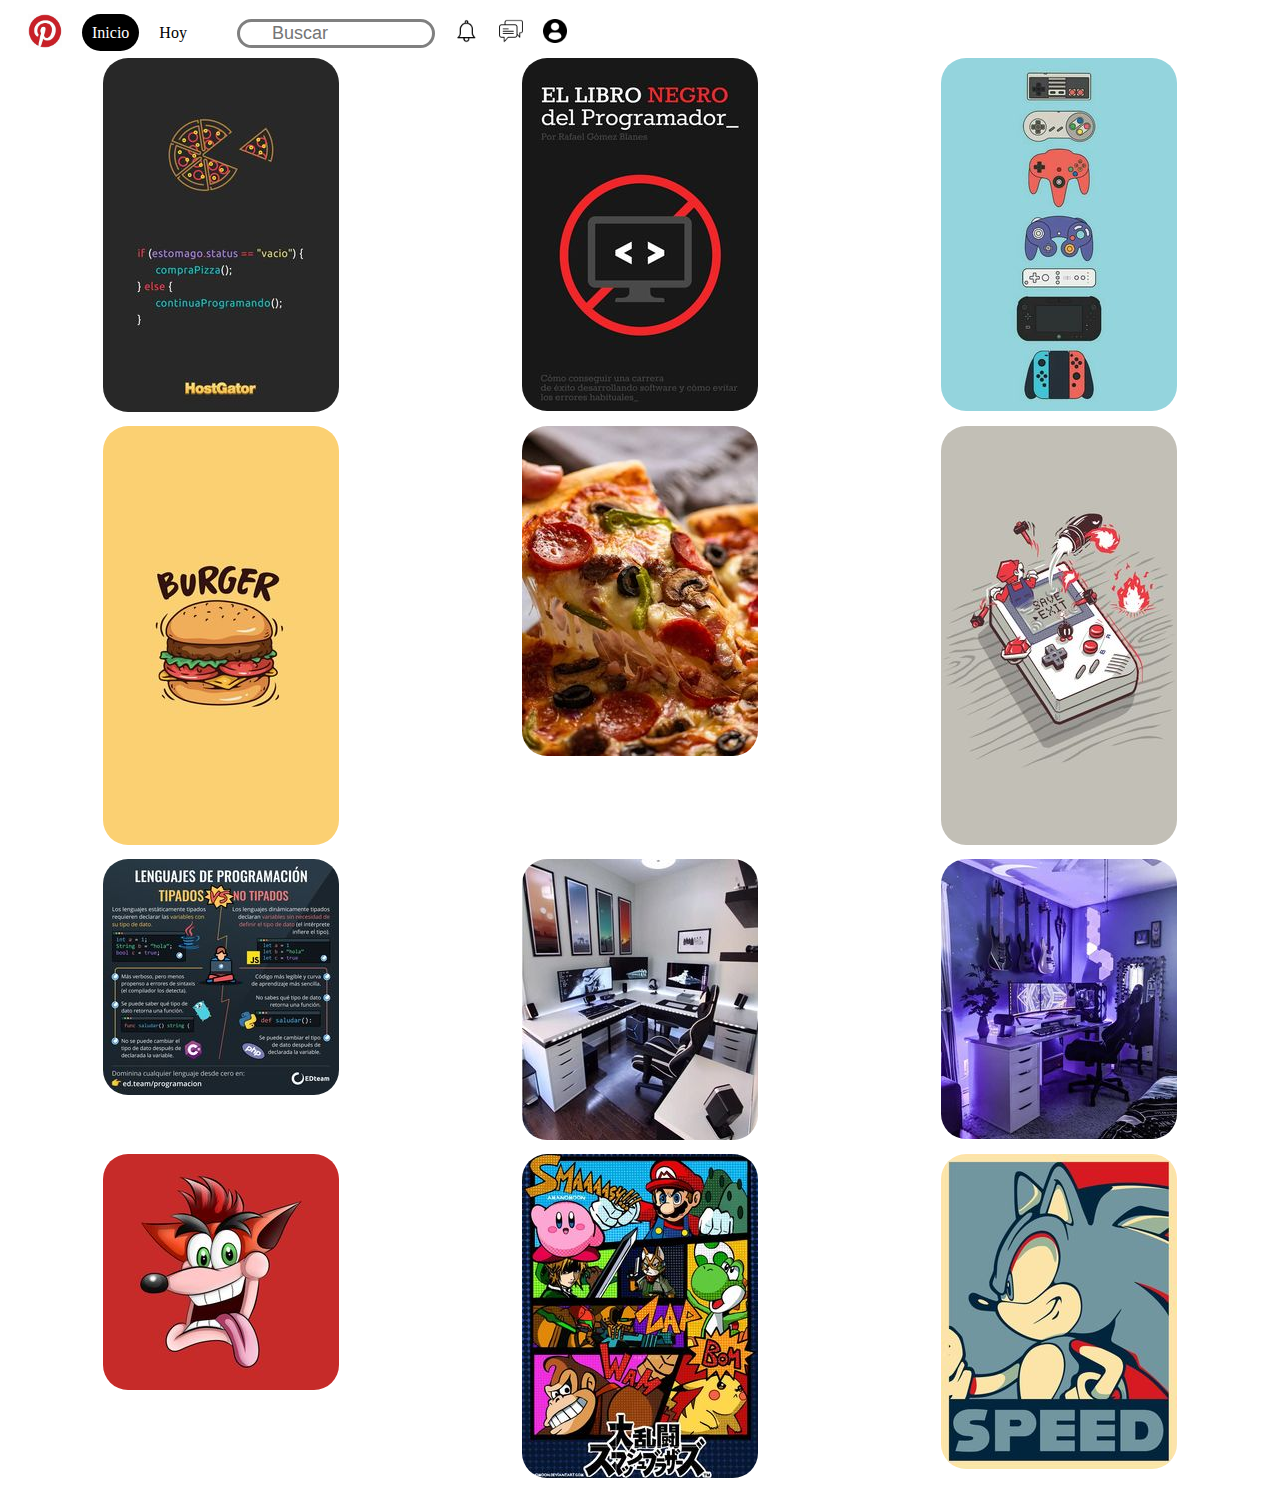
<file: src/Index.html>
<!DOCTYPE html>
<html lang="en">
<head>
    <meta charset="UTF-8">
    <meta http-equiv="X-UA-Compatible" content="IE=edge">
    <meta name="viewport" content="width=device-width, initial-scale=1.0">
    <link rel="stylesheet" href="css/Style.css">
    <title>Clon Pinterest</title>
</head>
<body>
    <nav class="seccion1">
        <div class="logo">
            <img class="logo" class="https://www.pinterest.com.mx/" src="img/Pinterest.jpg" width="34px">
        </div>
        <div >
            <a class="inicio" href="https://www.pinterest.com.mx">Inicio</a>
        </div>
        <div>
            <a class="hoy" href="https://www.pinterest.com.mx/today/">Hoy</a>
        </div>
        <div class="box">
            <input type="text" name="search" placeholder="Buscar" class="src" autocomplete="off">
        </div>

      <!---  <div class="seccion2">-->
        <div class="seccion2">
            <img class="logo xd logosn2"  src="img/notificacion.png" width="24px">
        </div class="seccion2">
        <div>
            <img class="logo logosn2" src="img/chat.png" width="24px">
        </div>   
        <div  class="seccion2">
            <img class="logo logosn2" src="img/perfil.png" width="24px">
        </div>      
    </nav> 

    <main class="grid-content">
        <div class="card1 xd">
            <img class="card xd " src="img/img_card.jpg">

        </div>

        <div class="card2 xd">
            <img src="img/img_card2.jpg" class="card">
        </div>

        <div class="card3 xd">
            <img src="img/img_card3.jpg" class="card">
        </div>

        <div class="card4 xd">
            <img src="img/img_card4.jpg" class="card">
        </div>

        <div class="card5 xd">
            <img src="img/img_card5.jpg" class="card">
        </div>

        <div class="card6 xd">
            <img src="img/img_card6.jpg" class="card">
        </div>

        <div class="card7 xd">
            <img src="img/img_card7.jpg" class="card">
        </div>

        <div class="card8 xd">
            <img src="img/img_card8.jpg" class="card">
        </div>

        <div class="card9 xd">
            <img src="img/img_card9.jpg" class="card">
        </div>

        <div class="card10 xd">
            <img src="img/img_card10.jpg" class="card">
        </div>

        <div class="card11 xd">
            <img src="img/img_card11.jpg" class="card">
        </div>

        <div class="card12 xd">
            <img src="img/img_card12.jpg" alt="" class="card">
        </div>
    </main>

   

    
</body>
</html>
</file>
<file: src/css/Style.css>
.seccion1{
    display: flex;
    flex-direction: row;
    align-items: center;
    justify-content: flex-start;
    
    max-height: 50px;
    max-width: 98%;
}
.logo{
    padding: 10px;
}
.inicio{
    color: white;
    background-color: black;
    border-radius: 35px;
    padding: 10px;
    align-items: center;
}
.inicio:link{
    text-decoration: none;
}

.hoy{
    color: black;
    padding: 10px;
    margin-left: 10px;
    margin-right: 30px;
}
.hoy:link{
    text-decoration: none;
}
.hoy:hover{
    background-color: gray;
    border-radius: 35px;
}

.box{
    
    padding: 10px;
    
}


input.src{
    padding: 9px 10px 9px 32px;
    outline: none;
    font-size: 18px;
    border-radius: 25px;
    color: white;
    border: 3px solid gray;
    background: white url("https://static.tumblr.com/ftv85bp/MIXmud4tx/search-icon.png")
     no-repeat 9px center;
    width: 150px;
    height: 5px;
    transition: all 1s;
    

}

input.src:hover{
    width: 300px;
    background-color: rgb(12, 11, 11);
    border-color: gray;
    
}

.logosn2:hover{
    background-color: gray;
    border-radius: 30px;    
}


.grid-content{
    display: grid;
    grid-template-areas: "a1 a2 a3" 
                         "a4 a5 a6" 
                         "a7 a8 a9"
                         "a10 a11 a12";
    padding: 0rem 0.5rem 1rem;
    justify-content: space-around;
    gap: 10px;
}
.card1{grid-area: a1;}
.card2{grid-area: a2;}
.card3{grid-area: a3;}
.card4{grid-area: a4;}
.card5{grid-area: a5;}
.card6{grid-area: a6;}
.card7{grid-area: a7;}
.card8{grid-area: a8;}
.card9{grid-area: a9;}
.card10{grid-area: a10;}
.card11{grid-area: a11;}
.card12{grid-area: a12;}


.card{
    height: auto;
    width: auto;
    border-radius: 25px;
    
}

.card:hover{
    filter: opacity(50%);
}
</file>
